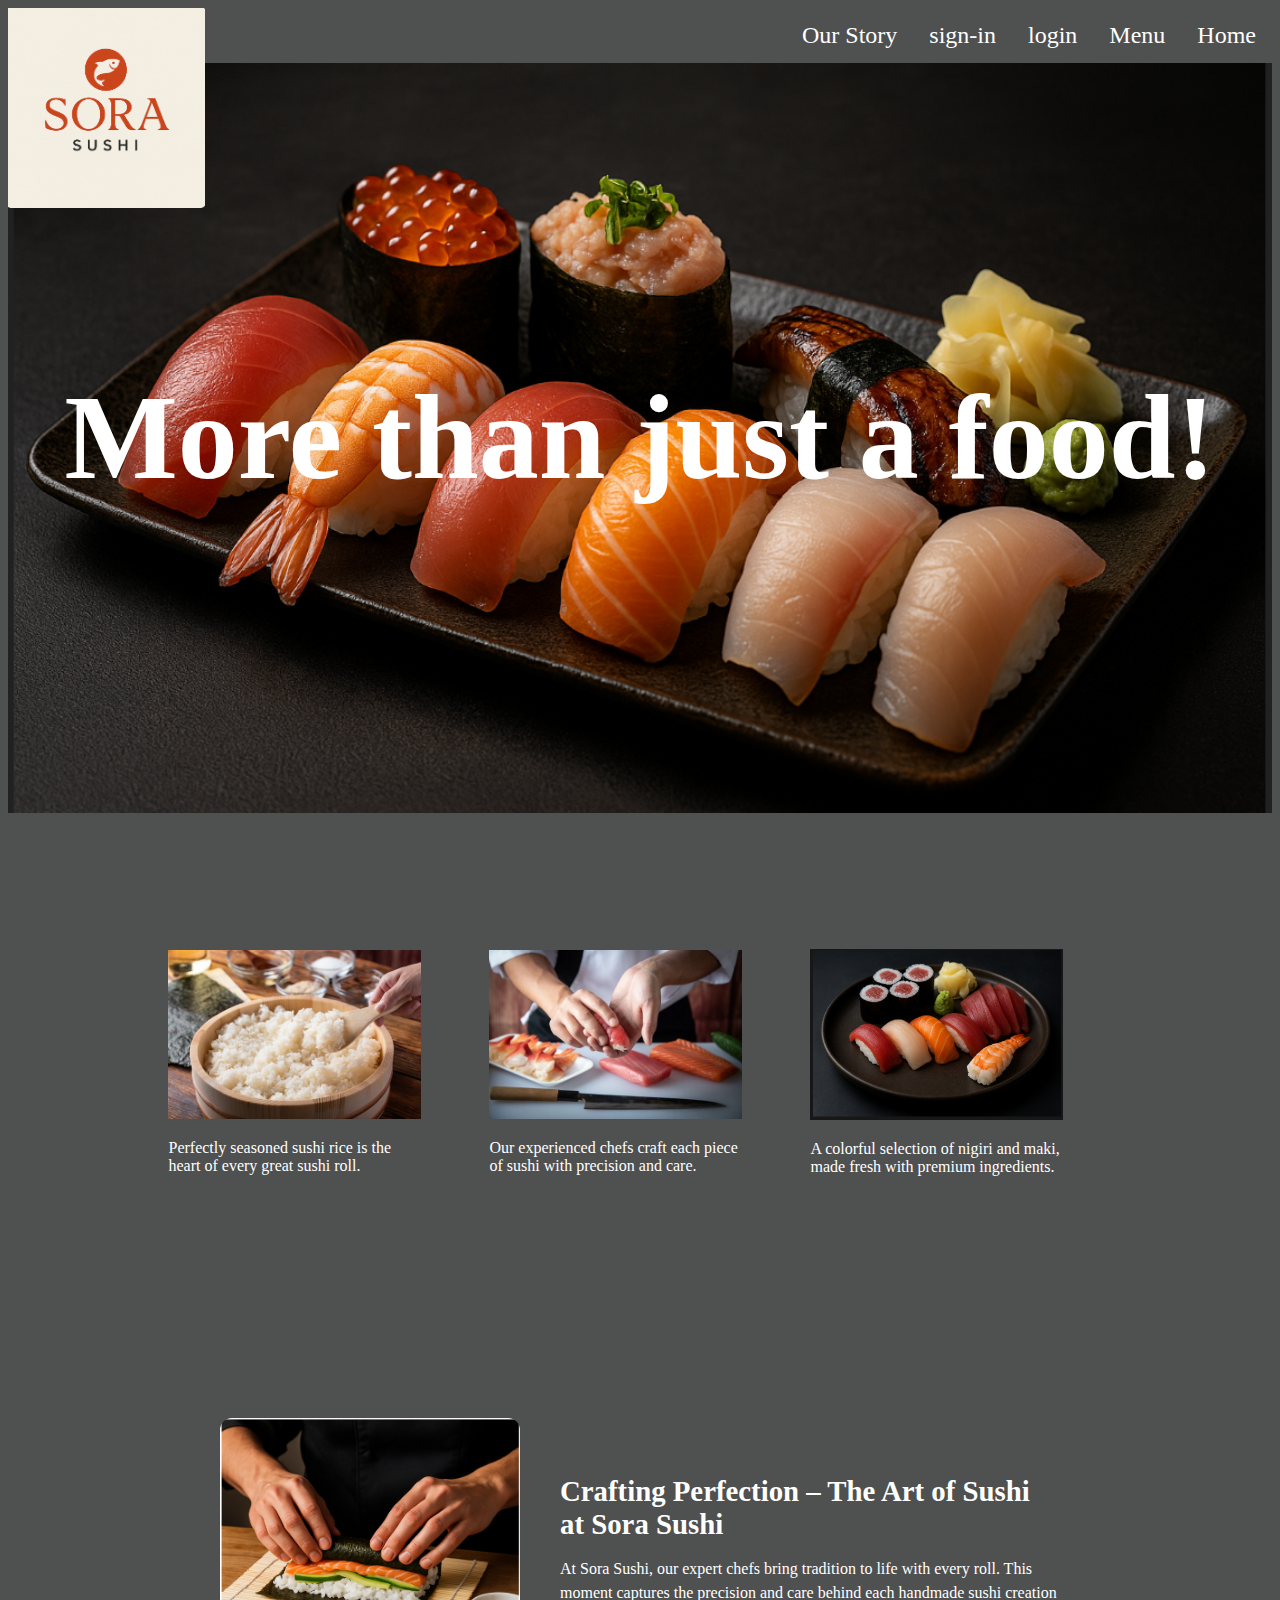
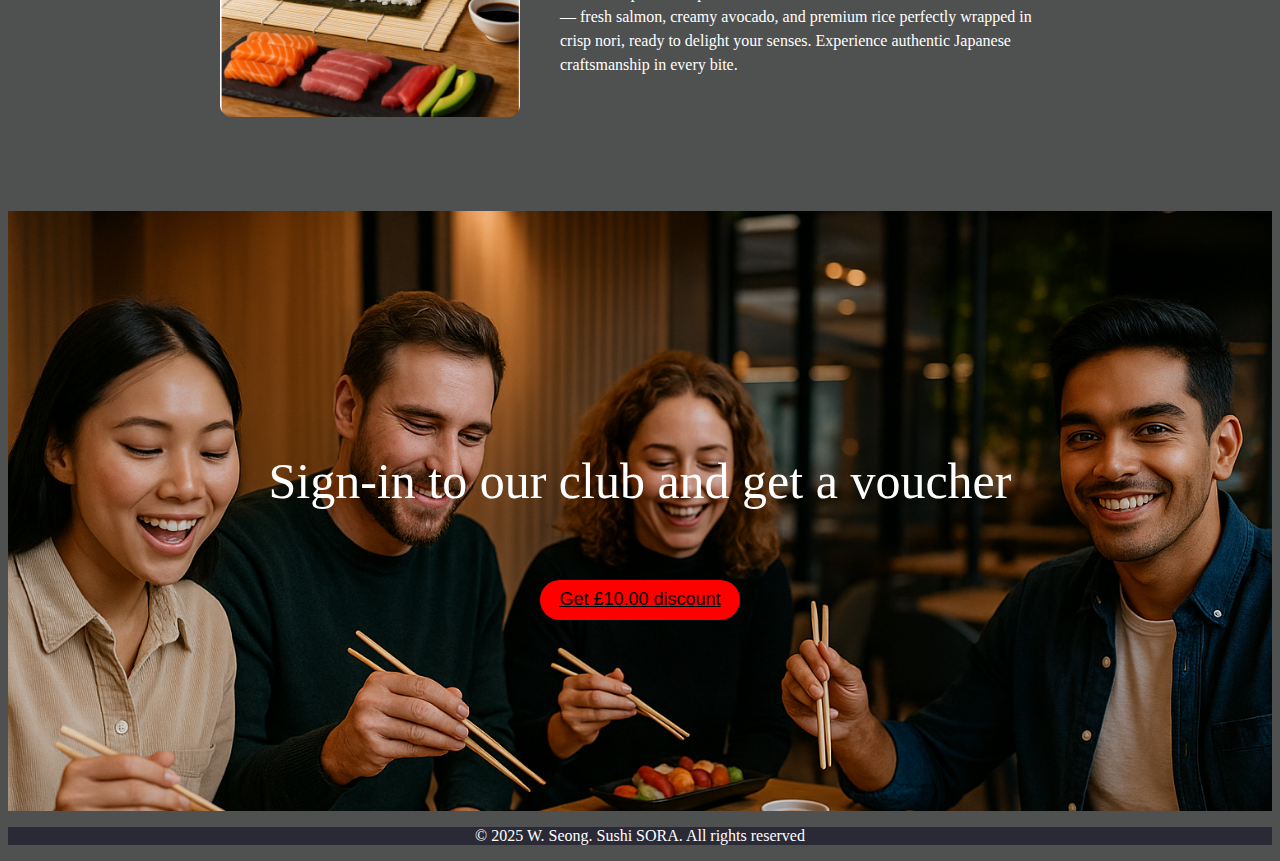
<file: index.html>
<!DOCTYPE html>
<html lang="en">

<head>
    <meta charset="UTF-8">
    <meta name="viewport" content="width=device-width, initial-scale=1.0">
    <title>SORA Sushi</title>
    <link rel="stylesheet" href="style.css">
</head>

<body id="main">

    <section id="first">
        <div id="top">
            <div id="logo">
                <img src="images/SORA Sushi logo.png" alt="">
            </div>
            <div id="bar">
                <ul>
                    <li><a href="index.html">Home</a></li>
                    <li><a href="menu.html">Menu</a></li>
                    <li><a href="login.html">login</a></li>
                    <li><a href="signin.html">sign-in</a></li>
                    <li><a href="ourstory.html">Our Story</a></li>
                </ul>
            </div>
        </div>
    </section>
    <section id="second">
        <div>
            <h1 id="banner">More than just a food!</h1>

        </div>
    </section>
    <section id="third">

        <div class="row">
            <div class="fotos"><img src="images/-sushi-rice.avif" alt="rice" style="width:100%">
                <p class="caption">Perfectly seasoned sushi rice is the heart of every great sushi roll.</p>
            </div>
            <div class="fotos"><img src="images/hand-sushi-fish-slices.avif" alt="tasty" style="width: 100%;">
                <p class="caption">Our experienced chefs craft each piece of sushi with precision and care.</p>
            </div>
            <div class="fotos"><img src="images/Screenshot 2025-06-03 193532.png" alt="mostliked" style="width: 100%;">
                <p class="caption">A colorful selection of nigiri and maki, made fresh with premium ingredients.</p>

            </div>
        </div>

    </section>

    <section id="four">
        <div class="hand">
            <div class="img-container">
                <img src="images/handmade.png" alt="set">
            </div>
            <div class="text-container">
                <h3>Crafting Perfection – The Art of Sushi at Sora Sushi</h3>
                <p class="paragraph">At Sora Sushi, our expert chefs bring tradition to life with every roll. This
                    moment captures the precision and care behind each handmade sushi creation — fresh salmon,
                    creamy
                    avocado, and premium rice perfectly wrapped in crisp nori, ready to delight your senses.
                    Experience
                    authentic Japanese craftsmanship in every bite.</p>
            </div>
        </div>
    </section>

    <section id="five">
        <div class="join">
            <p>Sign-in to our club and get a voucher</p>
            <button id="sign-button"><a href="signin.html">Get £10.00 discount</a></button>
        </div>
    </section>

</body>

<footer>
    <p id="right">&copy; 2025 W. Seong. Sushi SORA. All rights reserved</p>
</footer>

</html>
</file>
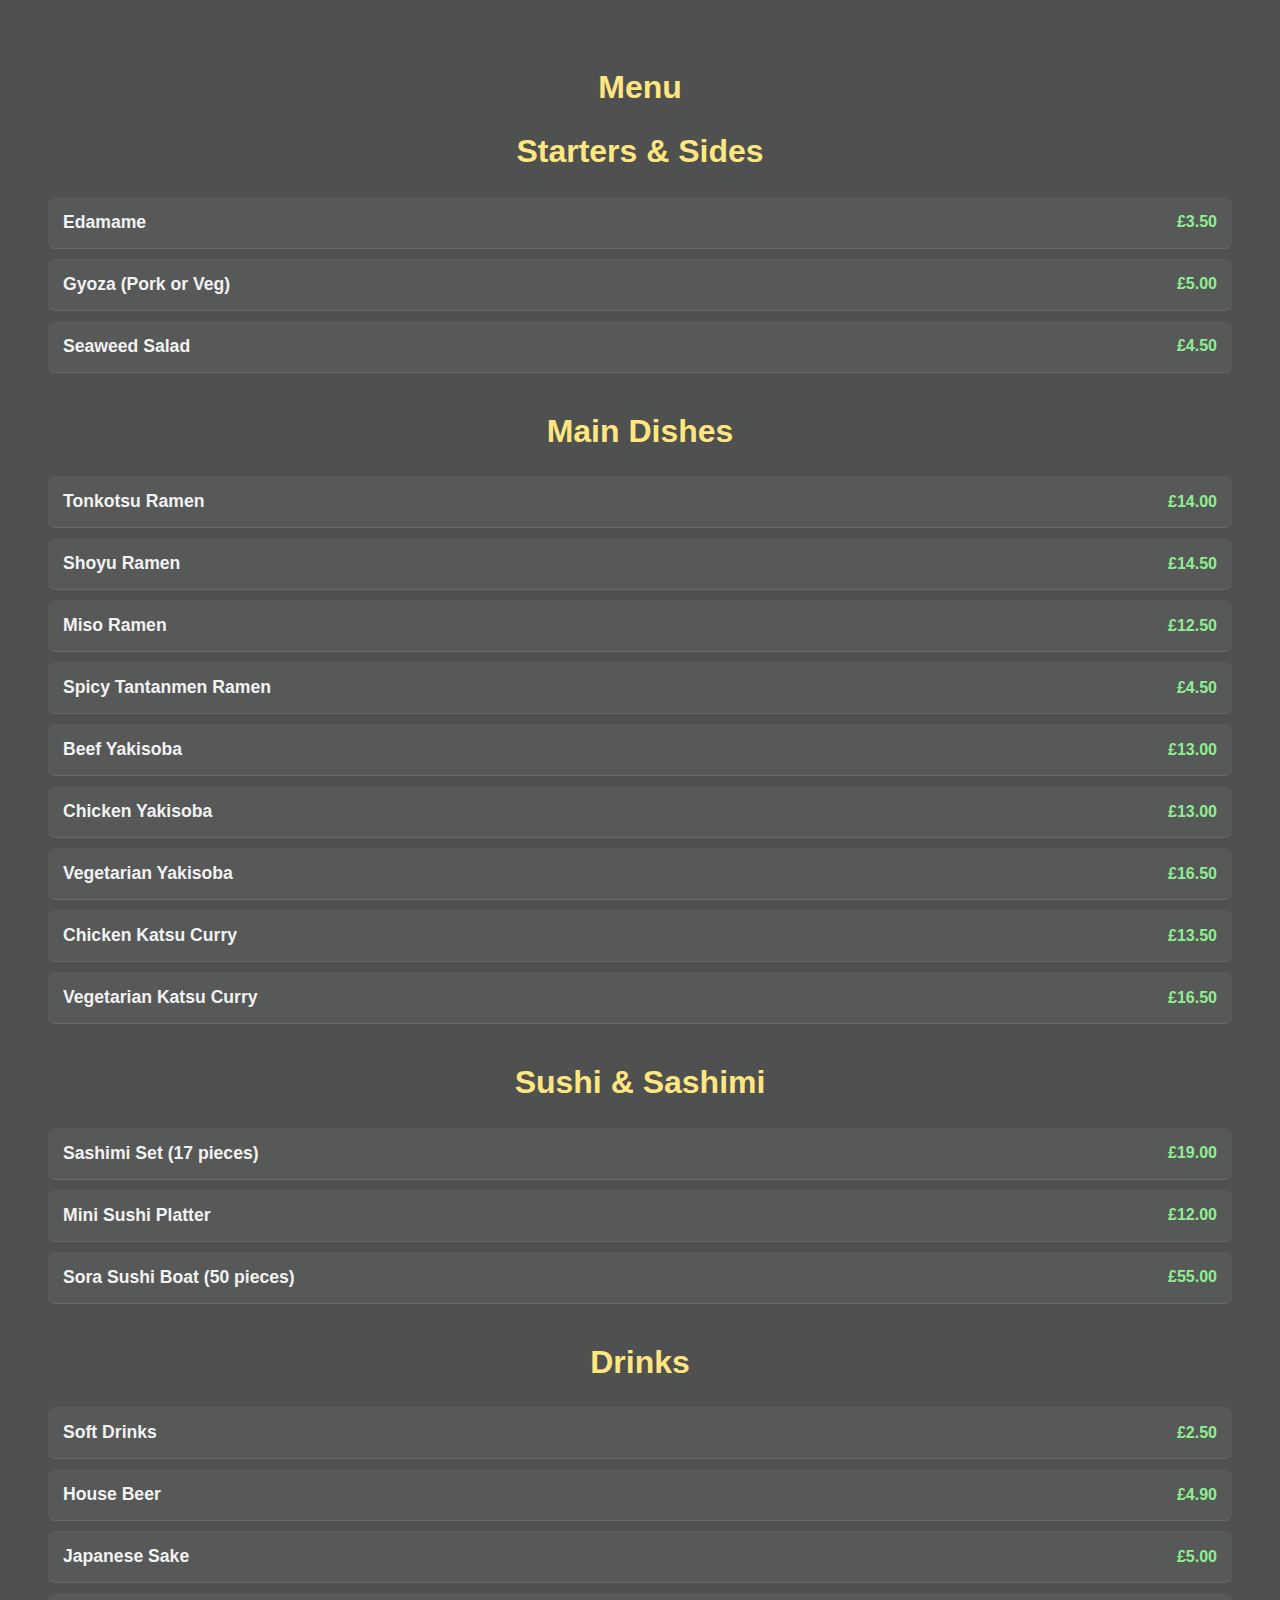
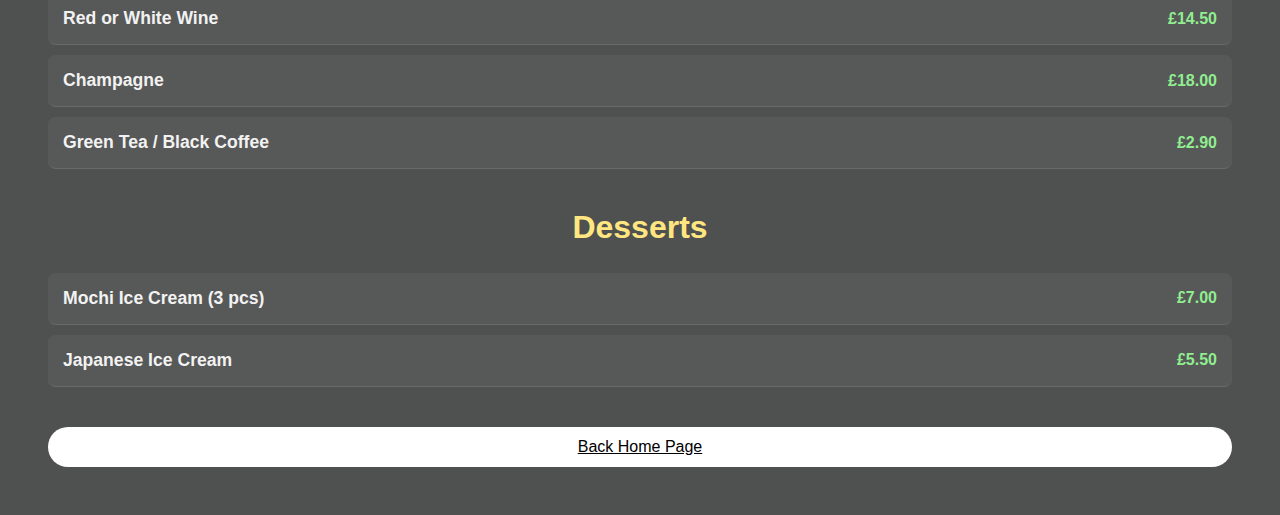
<file: menu.html>
<!DOCTYPE html>
<html lang="en">

<head>
    <meta charset="UTF-8">
    <meta name="viewport" content="width=device-width, initial-scale=1.0">
    <title>Document</title>
    <link rel="stylesheet" href="style.css">
</head>

<body id="menu">
    <h1>Menu</h1>

    <div class="menu-section">
        <h2>Starters & Sides</h2>
        <div class="menu-item">
            <h4>Edamame</h4><span class="price">&#163;3.50</span>
        </div>
        <div class="menu-item">
            <h4>Gyoza (Pork or Veg)</h4><span class="price">&#163;5.00</span>
        </div>
        <div class="menu-item">
            <h4>Seaweed Salad</h4><span class="price">&#163;4.50</span>
        </div>
    </div>

    <div class="menu-section">
        <h2>Main Dishes</h2>
        <div class="menu-item">
            <h4>Tonkotsu Ramen</h4><span class="price">&#163;14.00</span>
        </div>
        <div class="menu-item">
            <h4>Shoyu Ramen</h4><span class="price">&#163;14.50</span>
        </div>
        <div class="menu-item">
            <h4>Miso Ramen</h4><span class="price">&#163;12.50</span>
        </div>
        <div class="menu-item">
            <h4>Spicy Tantanmen Ramen</h4><span class="price">&#163;4.50</span>
        </div>
        <div class="menu-item">
            <h4>Beef Yakisoba</h4><span class="price">&#163;13.00</span>
        </div>
        <div class="menu-item">
            <h4>Chicken Yakisoba</h4><span class="price">&#163;13.00</span>
        </div>
        <div class="menu-item">
            <h4>Vegetarian Yakisoba</h4><span class="price">&#163;16.50</span>
        </div>
        <div class="menu-item">
            <h4>Chicken Katsu Curry</h4><span class="price">&#163;13.50</span>
        </div>
        <div class="menu-item">
            <h4>Vegetarian Katsu Curry</h4><span class="price">&#163;16.50</span>
        </div>
    </div>

    <div class="menu-section">
        <h2>Sushi & Sashimi</h2>
        <div class="menu-item">
            <h4>Sashimi Set (17 pieces)</h4><span class="price">&#163;19.00</span>
        </div>
        <div class="menu-item">
            <h4>Mini Sushi Platter</h4><span class="price">&#163;12.00</span>
        </div>
        <div class="menu-item">
            <h4>Sora Sushi Boat (50 pieces)</h4><span class="price">&#163;55.00</span>
        </div>
    </div>

    <div class="menu-section">
        <h2>Drinks</h2>
        <div class="menu-item">
            <h4>Soft Drinks</h4><span class="price">&#163;2.50</span>
        </div>
        <div class="menu-item">
            <h4>House Beer</h4><span class="price">&#163;4.90</span>
        </div>
        <div class="menu-item">
            <h4>Japanese Sake</h4><span class="price">&#163;5.00</span>
        </div>
        <div class="menu-item">
            <h4>Red or White Wine </h4><span class="price">&#163;14.50</span>
        </div>
        <div class="menu-item">
            <h4>Champagne</h4><span class="price">&#163;18.00</span>
        </div>
        <div class="menu-item">
            <h4>Green Tea / Black Coffee</h4><span class="price">&#163;2.90</span>
        </div>
    </div>

    <div class="menu-section">
        <h2>Desserts</h2>
        <div class="menu-item">
            <h4>Mochi Ice Cream (3 pcs)</h4><span class="price">&#163;7.00</span>
        </div>
        <div class="menu-item">
            <h4>Japanese Ice Cream</h4><span class="price">&#163;5.50</span>
        </div>
    </div>





</body>
<div class="button-home">
    <button><a href="index.html">Back Home Page</a></button>

</div>

</html>
</file>
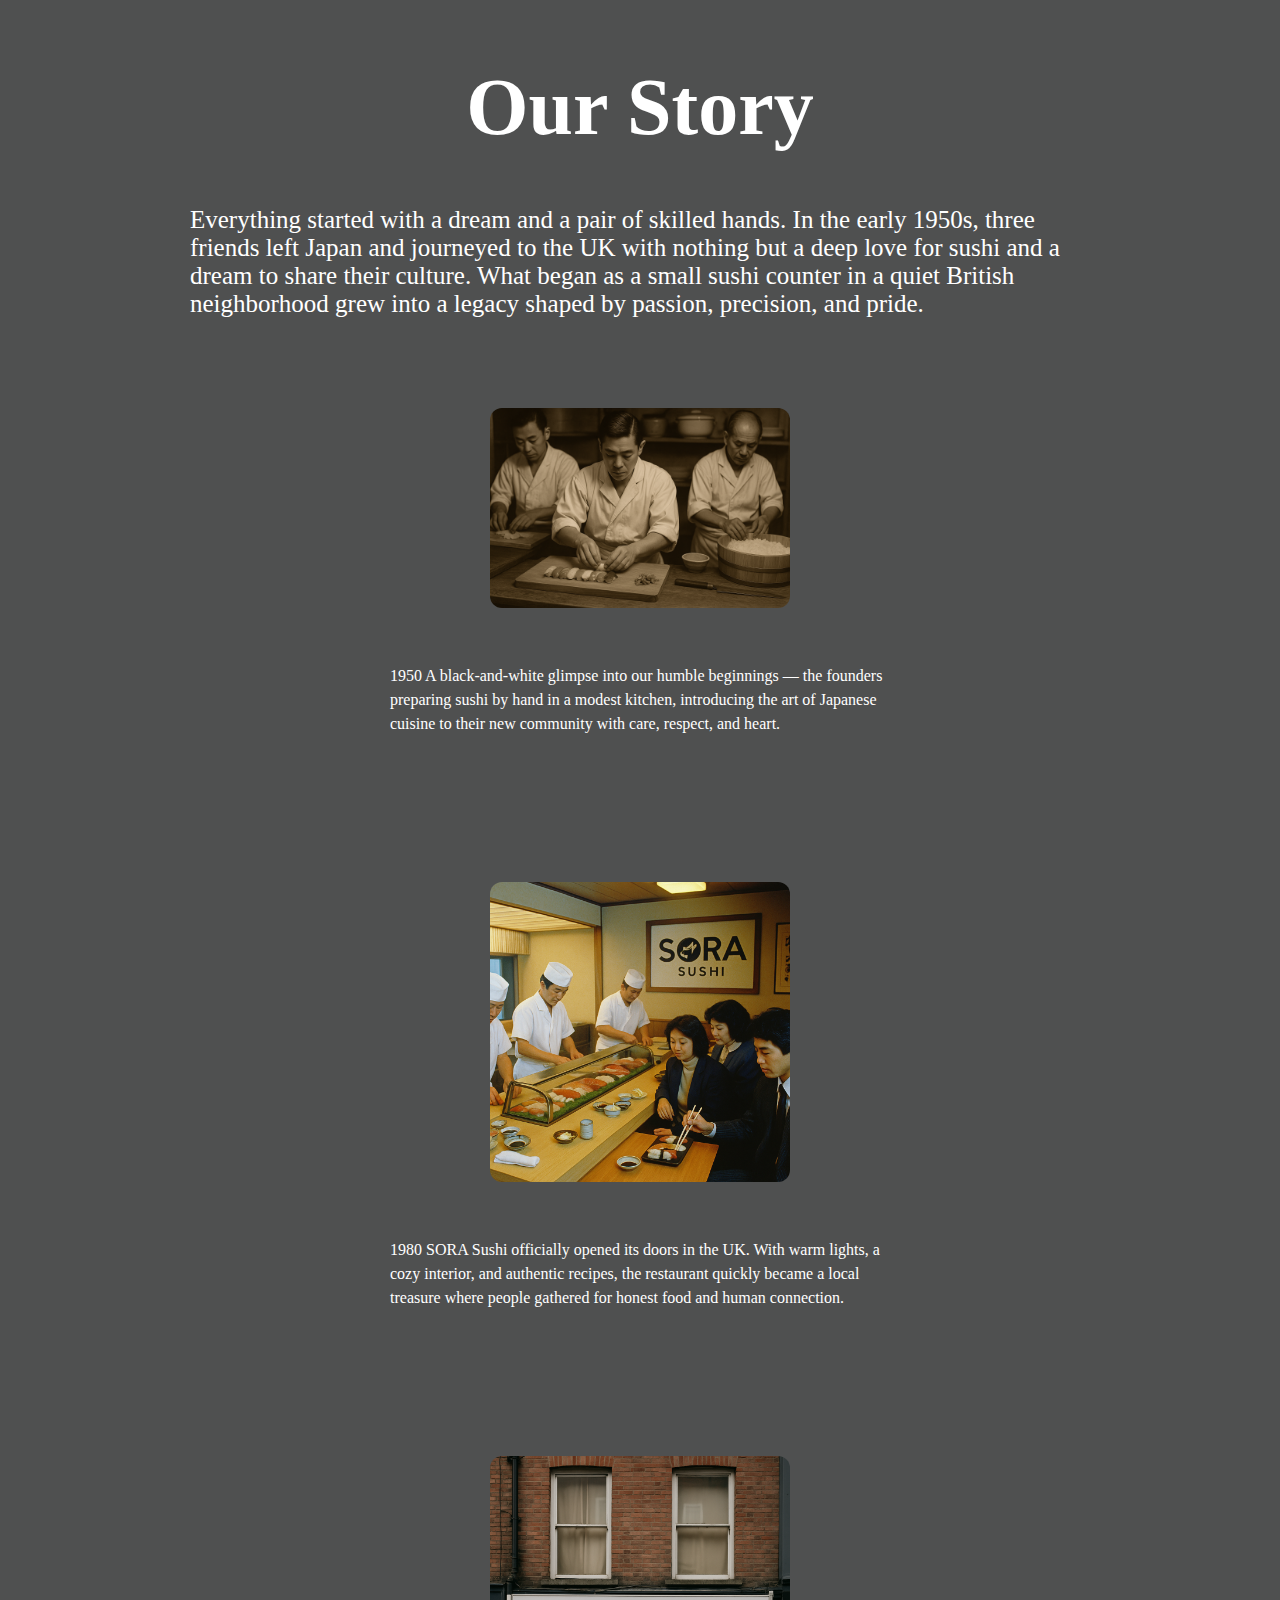
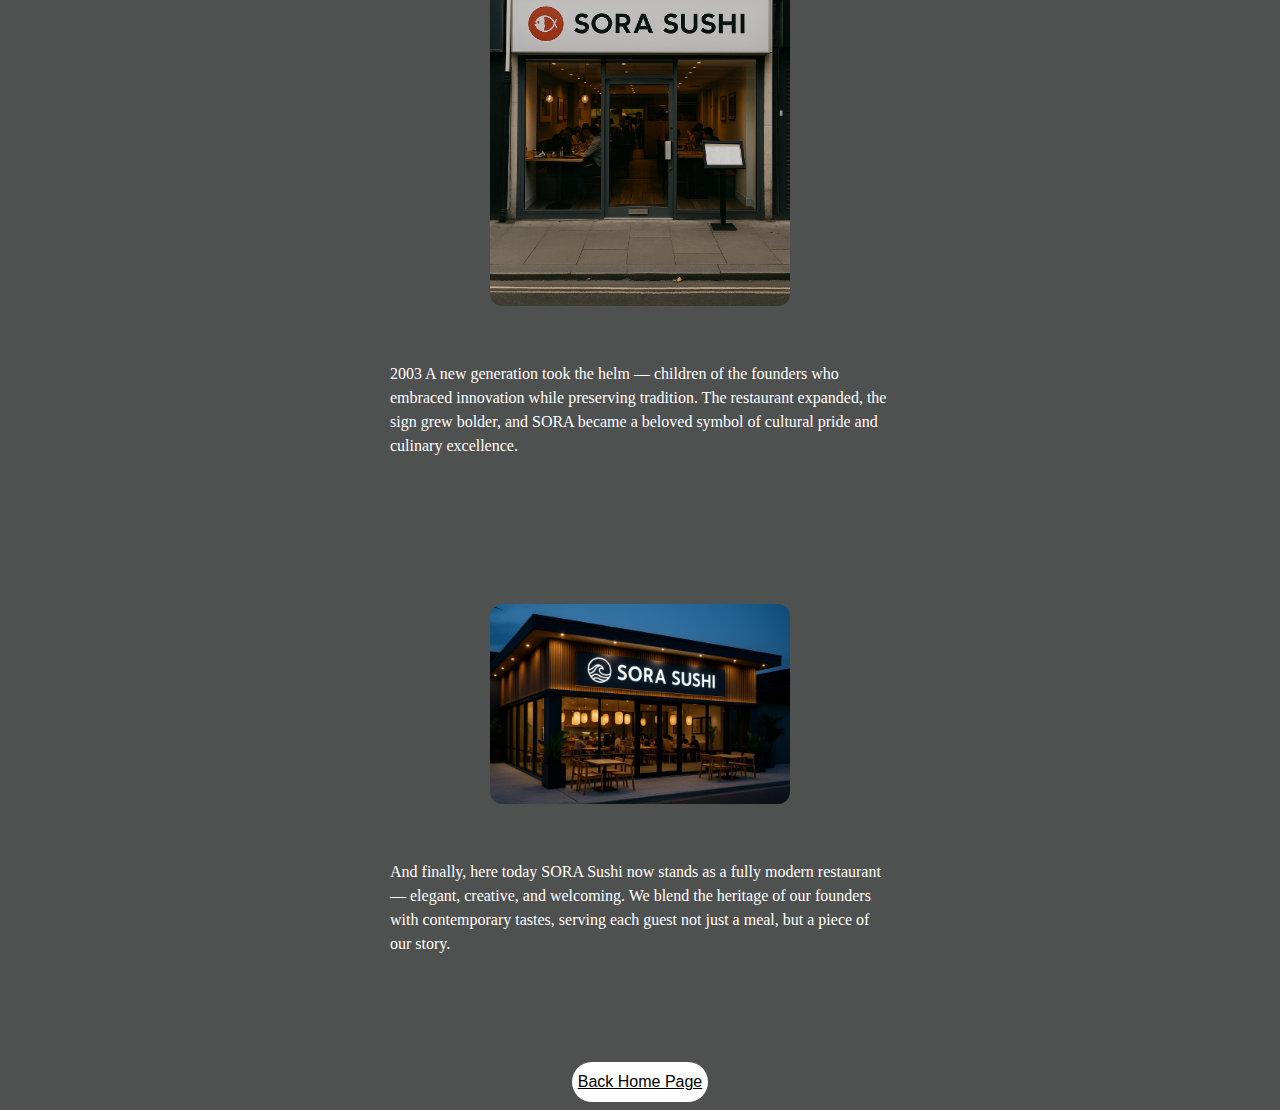
<file: ourstory.html>
<!DOCTYPE html>
<html lang="en">

<head>
    <meta charset="UTF-8">
    <meta name="viewport" content="width=device-width, initial-scale=1.0">
    <title>Our Story</title>
    <link rel="stylesheet" href="style.css">
</head>

<body id="story">
    <section>
        <div class="top">
            <h1 id="ourStory">Our Story</h1>
            <p>Everything started with a dream and a pair of skilled hands.
                In the early 1950s, three friends left Japan and journeyed to the UK with nothing but a deep love for
                sushi
                and a dream to share their culture.
                What began as a small sushi counter in a quiet British neighborhood grew into a legacy shaped by
                passion,
                precision, and pride.
            </p>
        </div>
        <div class="photo">
            <img src="images/1950.png" alt="1950">
            <div class="text-container">
                <p>1950
                    A black-and-white glimpse into our humble beginnings — the founders preparing sushi by hand in a
                    modest
                    kitchen, introducing the art of Japanese cuisine to their new community with care, respect, and
                    heart.</p>
            </div>
        </div>
        <div class="photo">
            <img src="images/1980.png" alt="1980">
            <div class="text-container">
                <p>1980
                    SORA Sushi officially opened its doors in the UK. With warm lights, a cozy interior, and authentic
                    recipes,
                    the restaurant quickly became a local treasure where people gathered for honest food and human
                    connection.
                </p>
            </div>
        </div>
        <div class="photo">
            <img src="images/2003.png" alt="2003">
            <div class="text-container">
                <p>2003
                    A new generation took the helm — children of the founders who embraced innovation while preserving
                    tradition. The restaurant expanded, the sign grew bolder, and SORA became a beloved symbol of
                    cultural pride
                    and culinary excellence.
                </p>
            </div>
        </div>
        <div class="photo">
            <img src="images/2025.png" alt="2025">
            <div class="text-container">
                <p> And finally, here today
                    SORA Sushi now stands as a fully modern restaurant — elegant, creative, and welcoming. We blend the
                    heritage
                    of our founders with contemporary tastes, serving each guest not just a meal, but a piece of our
                    story.</p>
            </div>


        </div>
    </section>
    <div class="button-home">
        <button><a href="index.html">Back Home Page</a></button>

    </div>
</body>

</html>
</file>
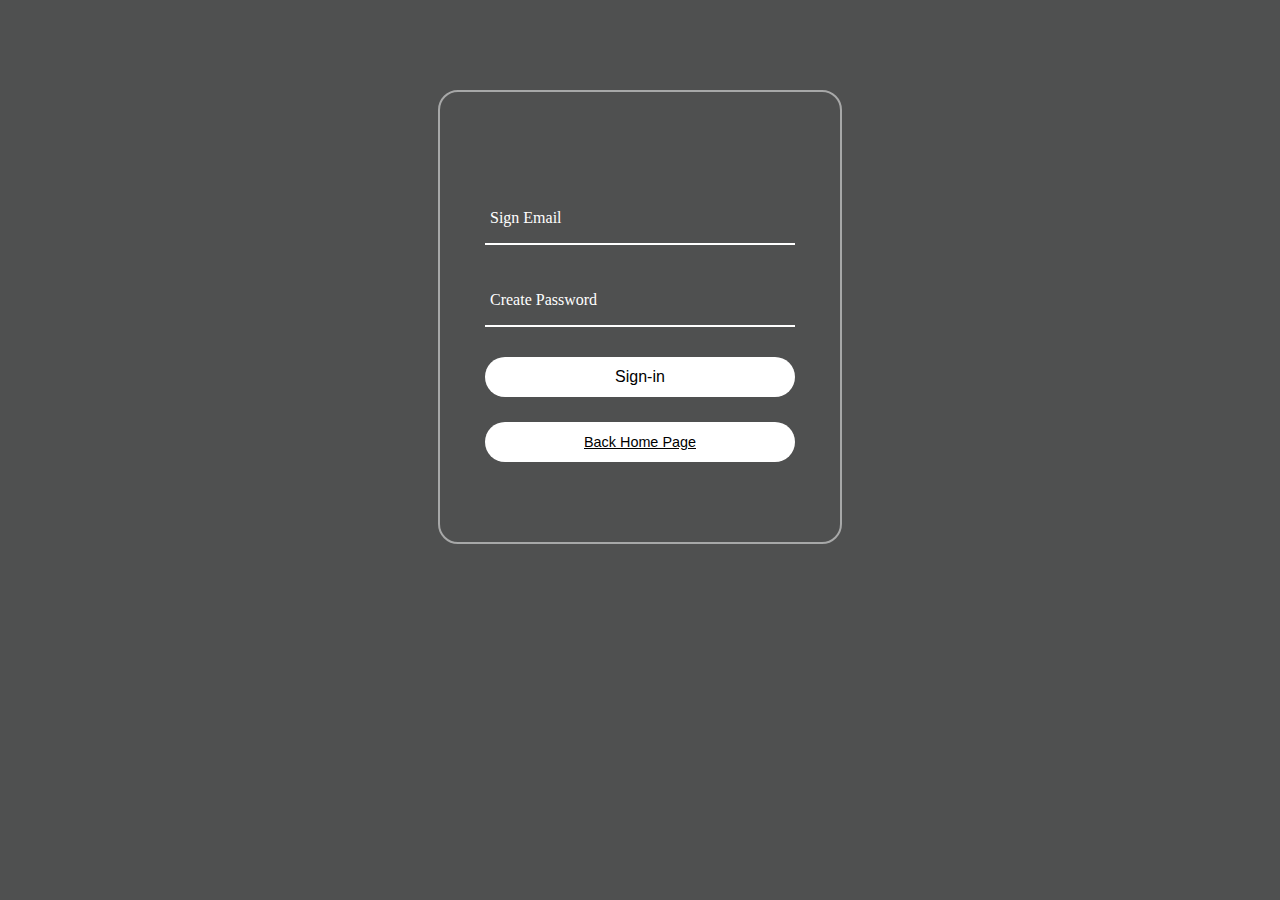
<file: signin.html>
<!DOCTYPE html>
<html lang="en">

<head>
    <meta charset="UTF-8">
    <meta name="viewport" content="width=device-width, initial-scale=1.0">
    <title>Sign-in</title>
    <link rel="stylesheet" href="style.css">
</head>

<body id="sign-in">
    <section class="login">
        <div class="login-box">
            <form action="GET">
                <div class="input-box">
                    <span class="icon"></span>
                    <input type="email" class="email" required>
                    <label for="email ">Sign Email</label>
                </div>
                <div class="input-box">
                    <span class="password"></span>
                    <input type="password" required>
                    <label for="email">Create Password</label>
                </div>
                <button class="sign-in">Sign-in</button>
                <div class="register-link">
                    <div class="button-home">
                        <button><a href="index.html">Back Home Page</a></button>
                    </div>
                </div>
            </form>
        </div>



</body>


</html>
</file>
<file: style.css>
#main {
    background-color: rgba(11, 12, 12, 0.721);
}

#top {
    max-height: 300px;
}

#logo img {
    max-width: auto;
    max-height: 200px;
    position: absolute;
}

ul {
    list-style-type: none;
    margin: 0;
    padding: 0;
}

li {
    float: right;
}

li a {
    display: block;
    color: white;
    text-align: center;
    padding: 14px 16px;
    text-decoration: none;
    font-size: x-large;
}

li a:hover {
    background-color: #f09090;
}

#banner {
    width: 100%;
    height: 750px;
    display: flex;
    justify-content: center;
    align-items: center;
    text-align: center;
    color: white;
    font-size: 120px;
    background: url('images/big\ sushi.png') no-repeat;
    background-size: cover;

}


section .fotos {
    float: center;
    width: 25%;
    padding: 10px;
    border-radius: 40px;

}

.row:after {
    content: "";
    clear: both;
    display: table;

}

.row {
    justify-content: space-around;
    display: flex;
    align-items: center;
    margin: 10% 10%;
}

.text {
    display: flex;
    justify-content: center;
    align-items: center;
    gap: 40px;
    flex-wrap: wrap;
    padding: 60px 20px;
}

#four {
    display: flex;
    justify-content: space-around;
}

.hand {
    display: flex;
    align-items: center;
    justify-content: center;
    gap: 40px;
    margin: 50px auto;
    max-width: 90%;
    flex-wrap: wrap;
    position: relative;
    padding: 40px 0;
}

.img-container img {
    width: 300px;
    height: auto;
    border-radius: 12px;
}

.text-container {
    max-width: 500px;
}

.text-container h3 {
    margin-bottom: 10px;
    font-size: 1.8rem;
    color: white;
}

.text-container p {
    font-size: 1rem;
    line-height: 1.5;
    color: white;
}

.caption {
    color: white;
}

section .join{
    height: 600px;
    background: url('images/sushi\ club.png') no-repeat;
    background-size: cover;
    flex-direction: column;
    display: flex;
    justify-content: center;
    align-items: center;
    font-size: 50px;
    color: rgb(255, 255, 255);
}

#sign-button{
    width: 200px;
    font-size: 18px;
    background-color: red;
    font-weight: 700px;
    cursor: pointer;
    text-decoration: none;
    margin-top: 20px;
    
}

#sign-button, a { 
    color: black;
}

footer #right{
    background-color: rgb(42, 42, 54);
    text-align: center;
    color: white;
}

/* Our Story Page*/
#story {
    background-color: rgba(11, 12, 12, 0.721);
    display: flex;
    justify-content: center;
    align-items: center;
    flex-direction: column;
}

#ourStory {
    text-align: center;
    font-size: 80px;
    color: white;
}

.top p {
    color: white;
    max-width: 900px;
    font-size: 25px;
}

.photo {
    display: flex;
    align-items: center;
    justify-content: center;
    gap: 40px;
    margin: 50px auto;
    max-width: 90%;
    flex-wrap: wrap;
    /* responsivo */
    position: relative;
    /* remove o absolute */
    padding: 40px 0;
}

.photo img {
    width: 300px;
    height: auto;
    border-radius: 12px;
}

.text-container {
    max-width: 500px;
}

.text-container p {
    font-size: 1rem;
    line-height: 1.5;
    color: white;
}

/* Button Home*/

.button-home {
    border-radius: 20px;
    cursor: pointer;
}

/* LOGIN PAGE CSS */

#login {
    background-color: rgba(11, 12, 12, 0.721);
    display: flex;
    justify-content: center;
    align-content: center;
    margin-top: 200px;

}



section .login {
    display: flex;
    justify-content: center;
    align-items: center;
    width: 100%;
    height: 100vh;
}

@keyframes animateBg {
    100% {
        filter: hue-rotate(360deg);
    }
}

.login-box {
    position: relative;
    width: 400px;
    height: 450px;
    background: transparent;
    border: 2px solid rgba(255, 255, 255, .5);
    border-radius: 20px;
    display: flex;
    justify-content: center;
    align-items: center;
}

h2 {
    font-size: 2em;
    color: #fff;
    text-align: center;
}

.input-box {
    position: relative;
    width: 310px;
    margin: 30px 0;
    border-bottom: 2px solid #fff;
}

.input-box label {
    position: absolute;
    top: 50%;
    left: 5px;
    transform: translateY(-50%);
    font-size: 1em;
    color: #fff;
    pointer-events: none;
    transition: .5s;
}

.input-box input:focus~label,
.input-box input:valid~label {
    top: -5px;
}

.input-box input {
    width: 100%;
    height: 50px;
    background: transparent;
    border: none;
    outline: none;
    font-size: 1em;
    color: #fff;
    padding: 0 35px 0 5px;
}

.input-box .icon {
    position: absolute;
    right: 8px;
    color: #fff;
    font-size: 1.2em;
    line-height: 57px;
}

.remember-forgot {
    margin: -15px 0 15px;
    font-size: .9em;
    color: #fff;
    display: flex;
    justify-content: space-between;
}

.remember-forgot label input {
    margin-right: 3px;
}

.remember-forgot a {
    color: #fff;
    text-decoration: none;
}

.remember-forgot a:hover {
    text-decoration: underline;
}

button {
    width: 100%;
    height: 40px;
    background: #fff;
    border: none;
    outline: none;
    border-radius: 40px;
    cursor: pointer;
    font-size: 1em;
    color: #000;
    font-weight: 500;
}

.register-link {
    font-size: .9em;
    color: #fff;
    text-align: center;
    margin: 25px 0 10px;
}

.register-link p a {
    color: #fff;
    text-decoration: none;
    font-weight: 600;
}

.register-link p a:hover {
    text-decoration: underline;
}

/* MENU PAGE*/

#menu {
    background-color: rgba(11, 12, 12, 0.721);
    font-family: Arial, sans-serif;
    color: #f2f2f2;
    padding: 40px;
}

h1,
h2 {
    text-align: center;
    color: #ffe680;
}

.menu-section {
    margin-bottom: 40px;
}

.menu-item {
    background-color: rgba(255, 255, 255, 0.05);
    padding: 15px;
    border-radius: 8px;
    margin: 10px 0;
    display: flex;
    justify-content: space-between;
    align-items: center;
    border-bottom: 1px solid rgba(255, 255, 255, 0.1);
}

.menu-item h4 {
    margin: 0;
    font-size: 1.1rem;
}

.price {
    font-weight: bold;
    color: #90ee90;
}

/* Sign-in page*/

#sign-in {
    background-color: rgba(11, 12, 12, 0.721);
    display: flex;
    justify-content: center;
    align-items: center;
    flex-direction: column;
    margin-top: 90px;
    margin-bottom: 20px;
    
}
</file>
